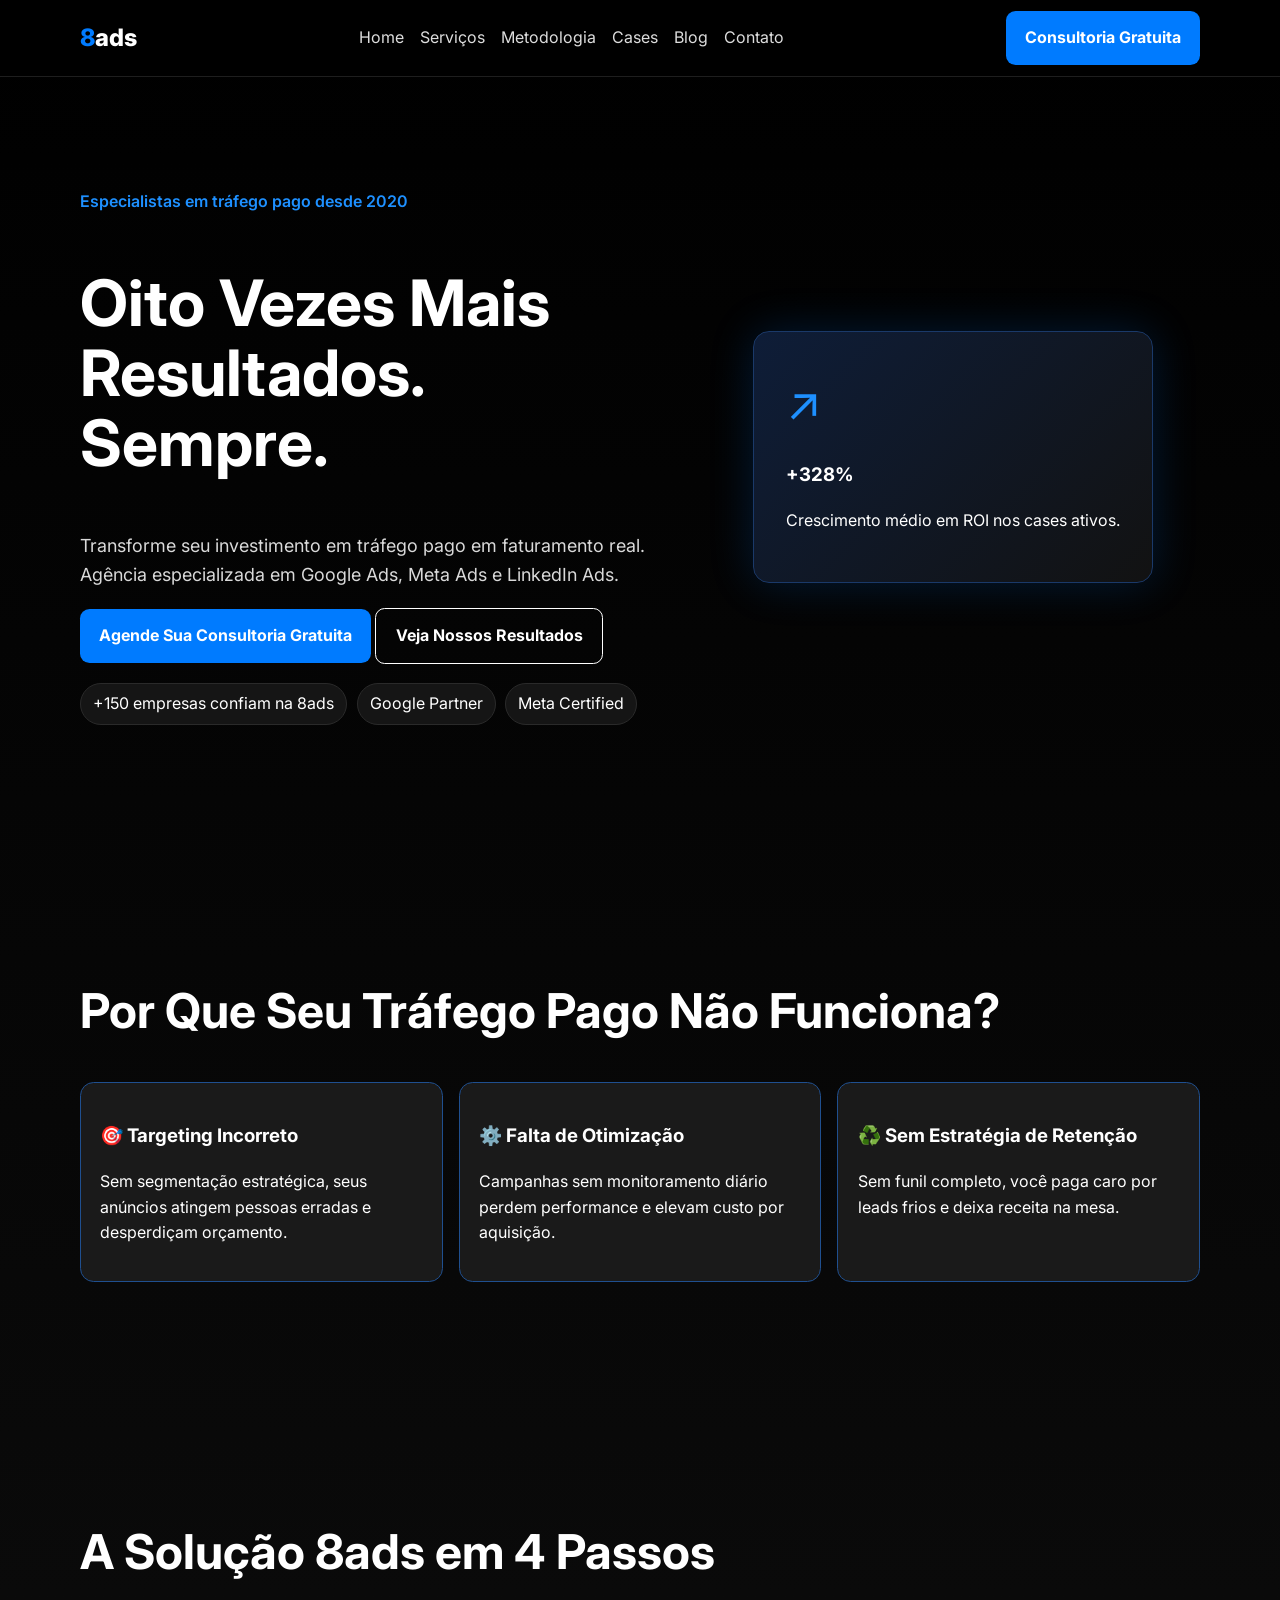
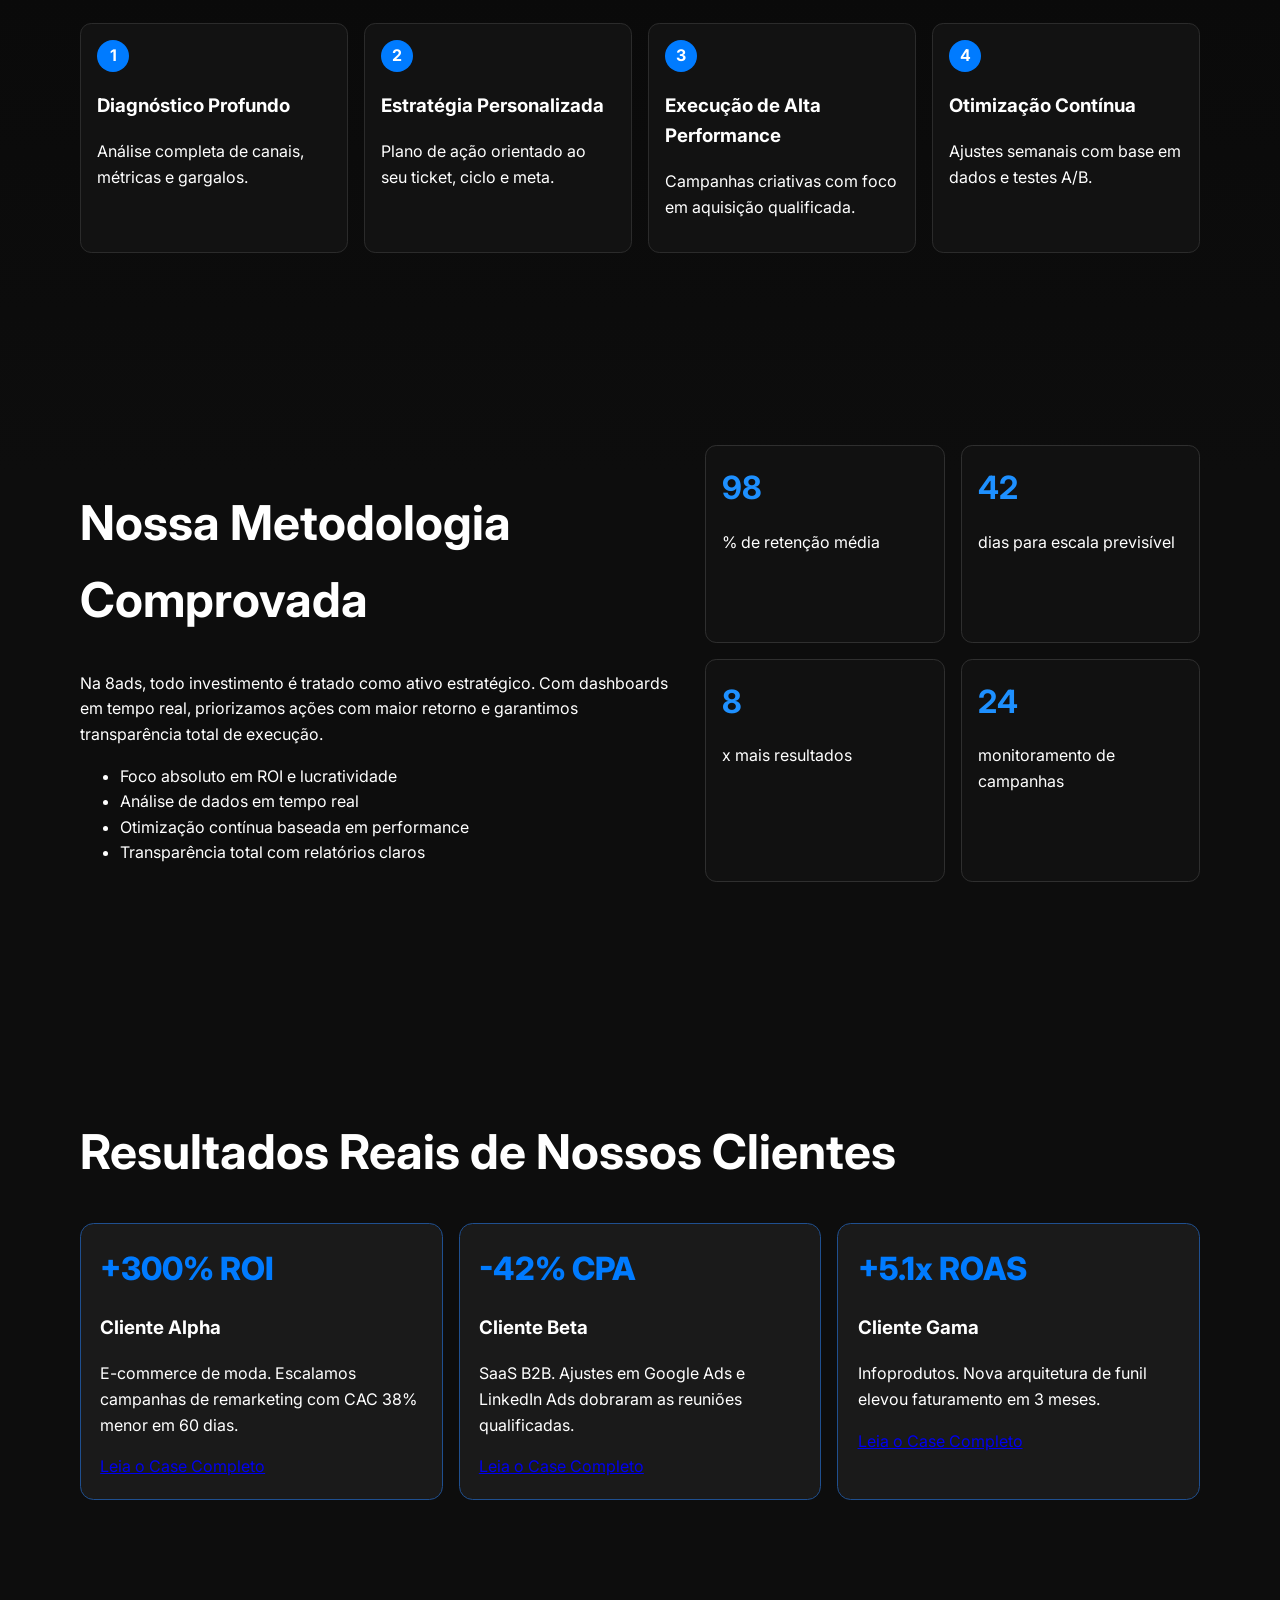
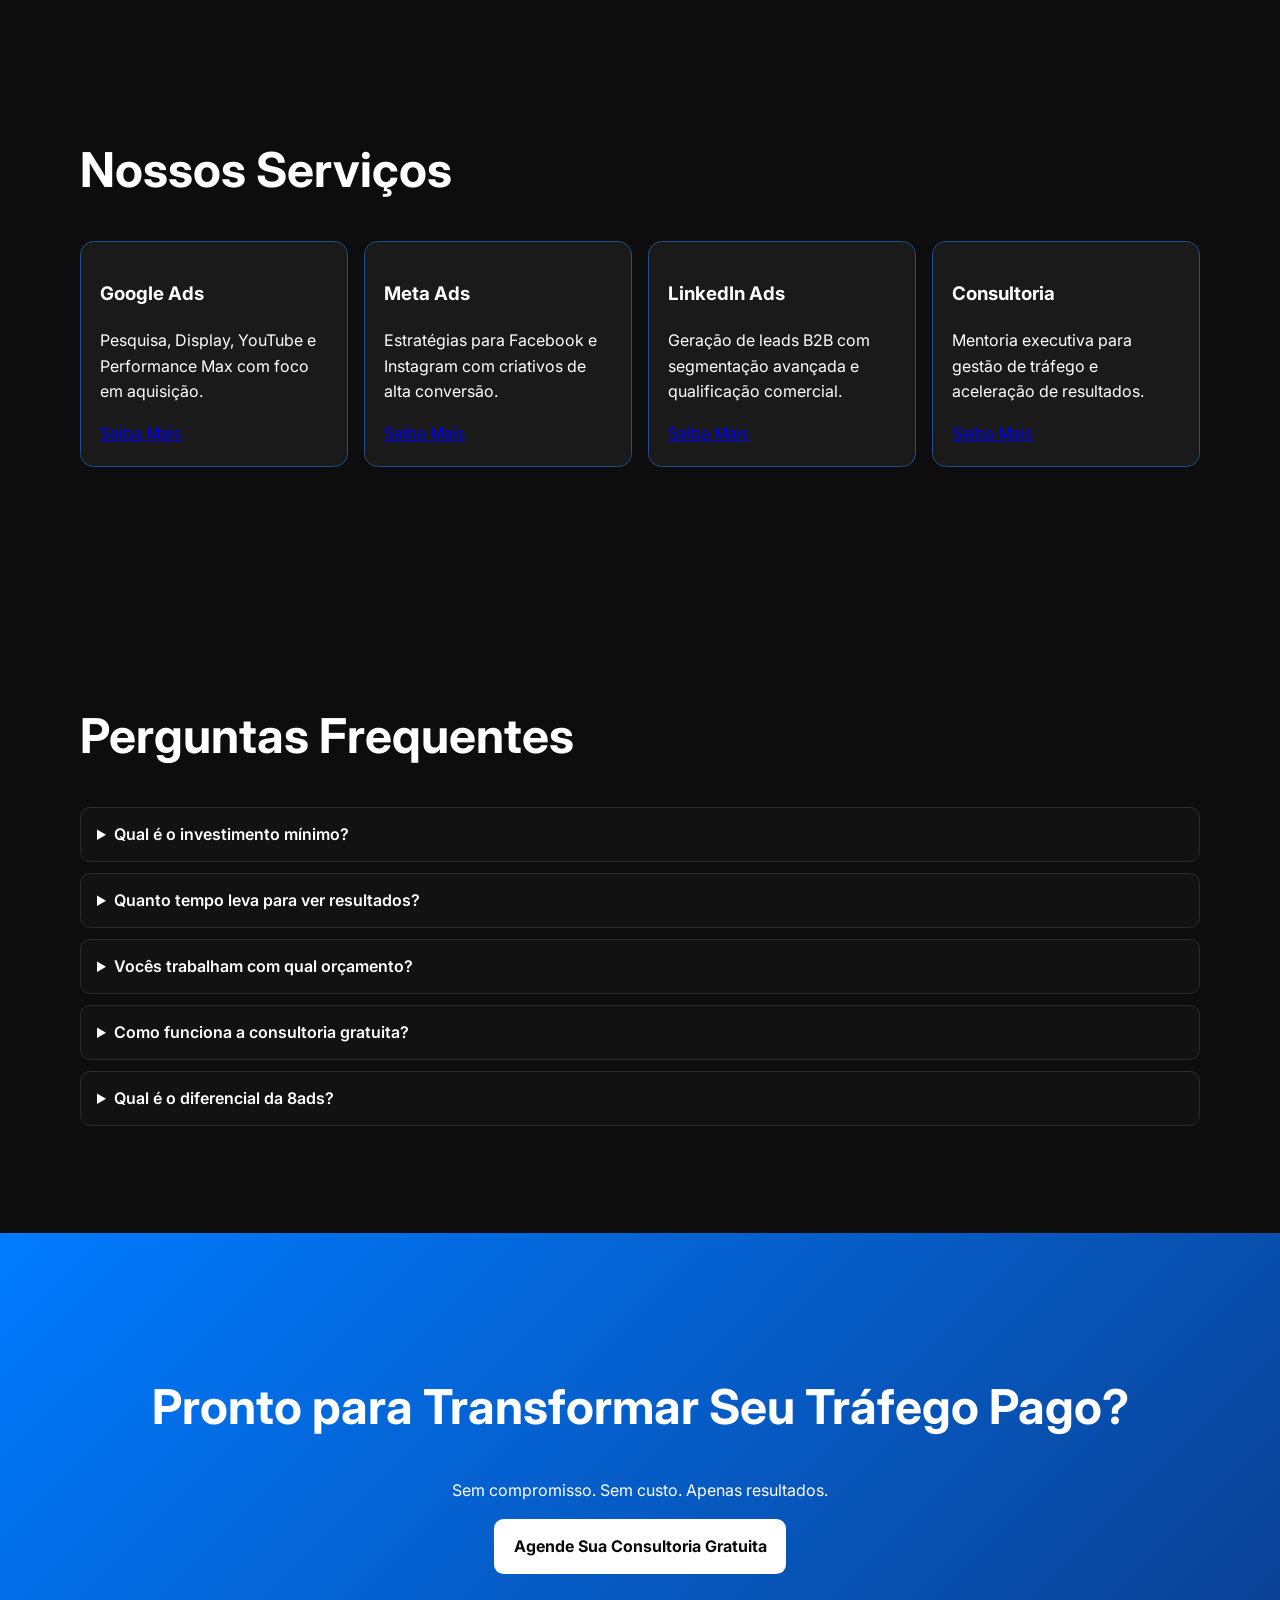
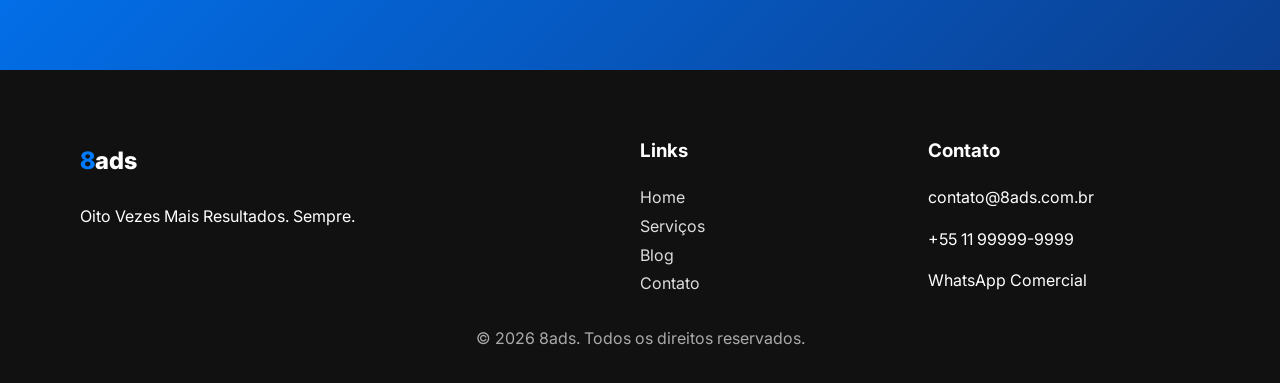
<file: index.html>
<!doctype html>
<html lang="pt-BR">
  <head>
    <meta charset="UTF-8" />
    <meta name="viewport" content="width=device-width, initial-scale=1.0" />
    <title>8ads | Oito Vezes Mais Resultados. Sempre.</title>
    <meta name="description" content="Agência de tráfego pago 8ads. Transforme investimento em faturamento com Google Ads, Meta Ads e LinkedIn Ads." />
    <meta name="keywords" content="tráfego pago, google ads, meta ads, linkedin ads, agência performance" />
    <meta property="og:title" content="8ads | Oito Vezes Mais Resultados. Sempre." />
    <meta property="og:description" content="Especialistas em tráfego pago de alta performance." />
    <meta property="og:type" content="website" />
    <meta property="og:url" content="https://8ads.com.br" />
    <meta name="theme-color" content="#000000" />
    <link rel="preconnect" href="https://fonts.googleapis.com" />
    <link rel="preconnect" href="https://fonts.gstatic.com" crossorigin />
    <link href="https://fonts.googleapis.com/css2?family=Inter:wght@400;500;600;700;800&display=swap" rel="stylesheet" />
    <link rel="stylesheet" href="styles.css" />
    <script defer src="script.js"></script>
    <script type="application/ld+json">
      {
        "@context": "https://schema.org",
        "@type": "Organization",
        "name": "8ads",
        "url": "https://8ads.com.br",
        "slogan": "Oito Vezes Mais Resultados. Sempre.",
        "email": "contato@8ads.com.br",
        "sameAs": ["https://www.linkedin.com", "https://www.instagram.com", "https://www.facebook.com"]
      }
    </script>
  </head>
  <body>
    <a class="skip-link" href="#main">Pular para o conteúdo principal</a>
    <header class="site-header" id="home">
      <div class="container nav-wrap">
        <a href="#home" class="logo" aria-label="8ads home"><span>8</span>ads</a>
        <button class="menu-toggle" aria-expanded="false" aria-controls="site-menu" aria-label="Abrir menu">☰</button>
        <nav id="site-menu" class="site-nav" aria-label="Navegação principal">
          <a href="#home">Home</a>
          <a href="#servicos">Serviços</a>
          <a href="#metodologia">Metodologia</a>
          <a href="#cases">Cases</a>
          <a href="blog.html">Blog</a>
          <a href="contato.html">Contato</a>
        </nav>
        <a class="btn btn-primary btn-nav" href="contato.html">Consultoria Gratuita</a>
      </div>
    </header>

    <main id="main">
      <section class="hero section">
        <div class="container hero-grid">
          <div>
            <p class="eyebrow">Especialistas em tráfego pago desde 2020</p>
            <h1>Oito Vezes Mais Resultados. Sempre.</h1>
            <p class="lead">Transforme seu investimento em tráfego pago em faturamento real. Agência especializada em Google Ads, Meta Ads e LinkedIn Ads.</p>
            <div class="cta-row">
              <a class="btn btn-primary" href="contato.html">Agende Sua Consultoria Gratuita</a>
              <a class="btn btn-outline" href="#cases">Veja Nossos Resultados</a>
            </div>
            <ul class="trust-pills">
              <li>+150 empresas confiam na 8ads</li>
              <li>Google Partner</li>
              <li>Meta Certified</li>
            </ul>
          </div>
          <div class="hero-visual" aria-hidden="true">
            <div class="chart-card">
              <div class="arrow">↗</div>
              <h3>+328%</h3>
              <p>Crescimento médio em ROI nos cases ativos.</p>
            </div>
          </div>
        </div>
      </section>

      <section class="section" id="problemas">
        <div class="container">
          <h2>Por Que Seu Tráfego Pago Não Funciona?</h2>
          <div class="cards three">
            <article class="card">
              <h3>🎯 Targeting Incorreto</h3>
              <p>Sem segmentação estratégica, seus anúncios atingem pessoas erradas e desperdiçam orçamento.</p>
            </article>
            <article class="card">
              <h3>⚙️ Falta de Otimização</h3>
              <p>Campanhas sem monitoramento diário perdem performance e elevam custo por aquisição.</p>
            </article>
            <article class="card">
              <h3>♻️ Sem Estratégia de Retenção</h3>
              <p>Sem funil completo, você paga caro por leads frios e deixa receita na mesa.</p>
            </article>
          </div>
        </div>
      </section>

      <section class="section" id="solucao">
        <div class="container">
          <h2>A Solução 8ads em 4 Passos</h2>
          <div class="timeline">
            <div><span>1</span><h3>Diagnóstico Profundo</h3><p>Análise completa de canais, métricas e gargalos.</p></div>
            <div><span>2</span><h3>Estratégia Personalizada</h3><p>Plano de ação orientado ao seu ticket, ciclo e meta.</p></div>
            <div><span>3</span><h3>Execução de Alta Performance</h3><p>Campanhas criativas com foco em aquisição qualificada.</p></div>
            <div><span>4</span><h3>Otimização Contínua</h3><p>Ajustes semanais com base em dados e testes A/B.</p></div>
          </div>
        </div>
      </section>

      <section class="section" id="metodologia">
        <div class="container split">
          <div>
            <h2>Nossa Metodologia Comprovada</h2>
            <p>Na 8ads, todo investimento é tratado como ativo estratégico. Com dashboards em tempo real, priorizamos ações com maior retorno e garantimos transparência total de execução.</p>
            <ul>
              <li>Foco absoluto em ROI e lucratividade</li>
              <li>Análise de dados em tempo real</li>
              <li>Otimização contínua baseada em performance</li>
              <li>Transparência total com relatórios claros</li>
            </ul>
          </div>
          <div class="metric-grid" aria-label="Métricas principais">
            <div><strong data-counter="98">0</strong><p>% de retenção média</p></div>
            <div><strong data-counter="42">0</strong><p>dias para escala previsível</p></div>
            <div><strong data-counter="8">0</strong><p>x mais resultados</p></div>
            <div><strong data-counter="24">0</strong><p>monitoramento de campanhas</p></div>
          </div>
        </div>
      </section>

      <section class="section" id="cases">
        <div class="container">
          <h2>Resultados Reais de Nossos Clientes</h2>
          <div class="cards three">
            <article class="card case">
              <p class="big">+300% ROI</p><h3>Cliente Alpha</h3><p>E-commerce de moda. Escalamos campanhas de remarketing com CAC 38% menor em 60 dias.</p><a href="contato.html">Leia o Case Completo</a>
            </article>
            <article class="card case">
              <p class="big">-42% CPA</p><h3>Cliente Beta</h3><p>SaaS B2B. Ajustes em Google Ads e LinkedIn Ads dobraram as reuniões qualificadas.</p><a href="contato.html">Leia o Case Completo</a>
            </article>
            <article class="card case">
              <p class="big">+5.1x ROAS</p><h3>Cliente Gama</h3><p>Infoprodutos. Nova arquitetura de funil elevou faturamento em 3 meses.</p><a href="contato.html">Leia o Case Completo</a>
            </article>
          </div>
        </div>
      </section>

      <section class="section" id="servicos">
        <div class="container">
          <h2>Nossos Serviços</h2>
          <div class="cards four">
            <article class="card service"><h3>Google Ads</h3><p>Pesquisa, Display, YouTube e Performance Max com foco em aquisição.</p><a href="contato.html">Saiba Mais</a></article>
            <article class="card service"><h3>Meta Ads</h3><p>Estratégias para Facebook e Instagram com criativos de alta conversão.</p><a href="contato.html">Saiba Mais</a></article>
            <article class="card service"><h3>LinkedIn Ads</h3><p>Geração de leads B2B com segmentação avançada e qualificação comercial.</p><a href="contato.html">Saiba Mais</a></article>
            <article class="card service"><h3>Consultoria</h3><p>Mentoria executiva para gestão de tráfego e aceleração de resultados.</p><a href="contato.html">Saiba Mais</a></article>
          </div>
        </div>
      </section>

      <section class="section faq">
        <div class="container">
          <h2>Perguntas Frequentes</h2>
          <div class="accordion">
            <details><summary>Qual é o investimento mínimo?</summary><p>Atendemos operações a partir de R$ 3.000/mês em mídia para garantir dados suficientes para otimização.</p></details>
            <details><summary>Quanto tempo leva para ver resultados?</summary><p>Os primeiros ganhos aparecem entre 15 e 30 dias; escala consistente normalmente entre 45 e 90 dias.</p></details>
            <details><summary>Vocês trabalham com qual orçamento?</summary><p>Temos planos para PMEs e operações maiores, sempre com escopo proporcional à meta de faturamento.</p></details>
            <details><summary>Como funciona a consultoria gratuita?</summary><p>Fazemos diagnóstico de 30 minutos, identificamos oportunidades e entregamos um plano inicial de ação.</p></details>
            <details><summary>Qual é o diferencial da 8ads?</summary><p>Time sênior, foco em lucro e metodologia orientada a dados com transparência total.</p></details>
          </div>
        </div>
      </section>

      <section class="section final-cta">
        <div class="container">
          <h2>Pronto para Transformar Seu Tráfego Pago?</h2>
          <p>Sem compromisso. Sem custo. Apenas resultados.</p>
          <a class="btn btn-light" href="contato.html">Agende Sua Consultoria Gratuita</a>
        </div>
      </section>
    </main>

    <footer class="site-footer">
      <div class="container footer-grid">
        <div>
          <p class="logo"><span>8</span>ads</p>
          <p>Oito Vezes Mais Resultados. Sempre.</p>
        </div>
        <div>
          <h3>Links</h3>
          <a href="#home">Home</a><a href="#servicos">Serviços</a><a href="blog.html">Blog</a><a href="contato.html">Contato</a>
        </div>
        <div>
          <h3>Contato</h3>
          <p>contato@8ads.com.br</p>
          <p>+55 11 99999-9999</p>
          <p>WhatsApp Comercial</p>
        </div>
      </div>
      <p class="copyright">© 2026 8ads. Todos os direitos reservados.</p>
    </footer>
  </body>
</html>
</file>
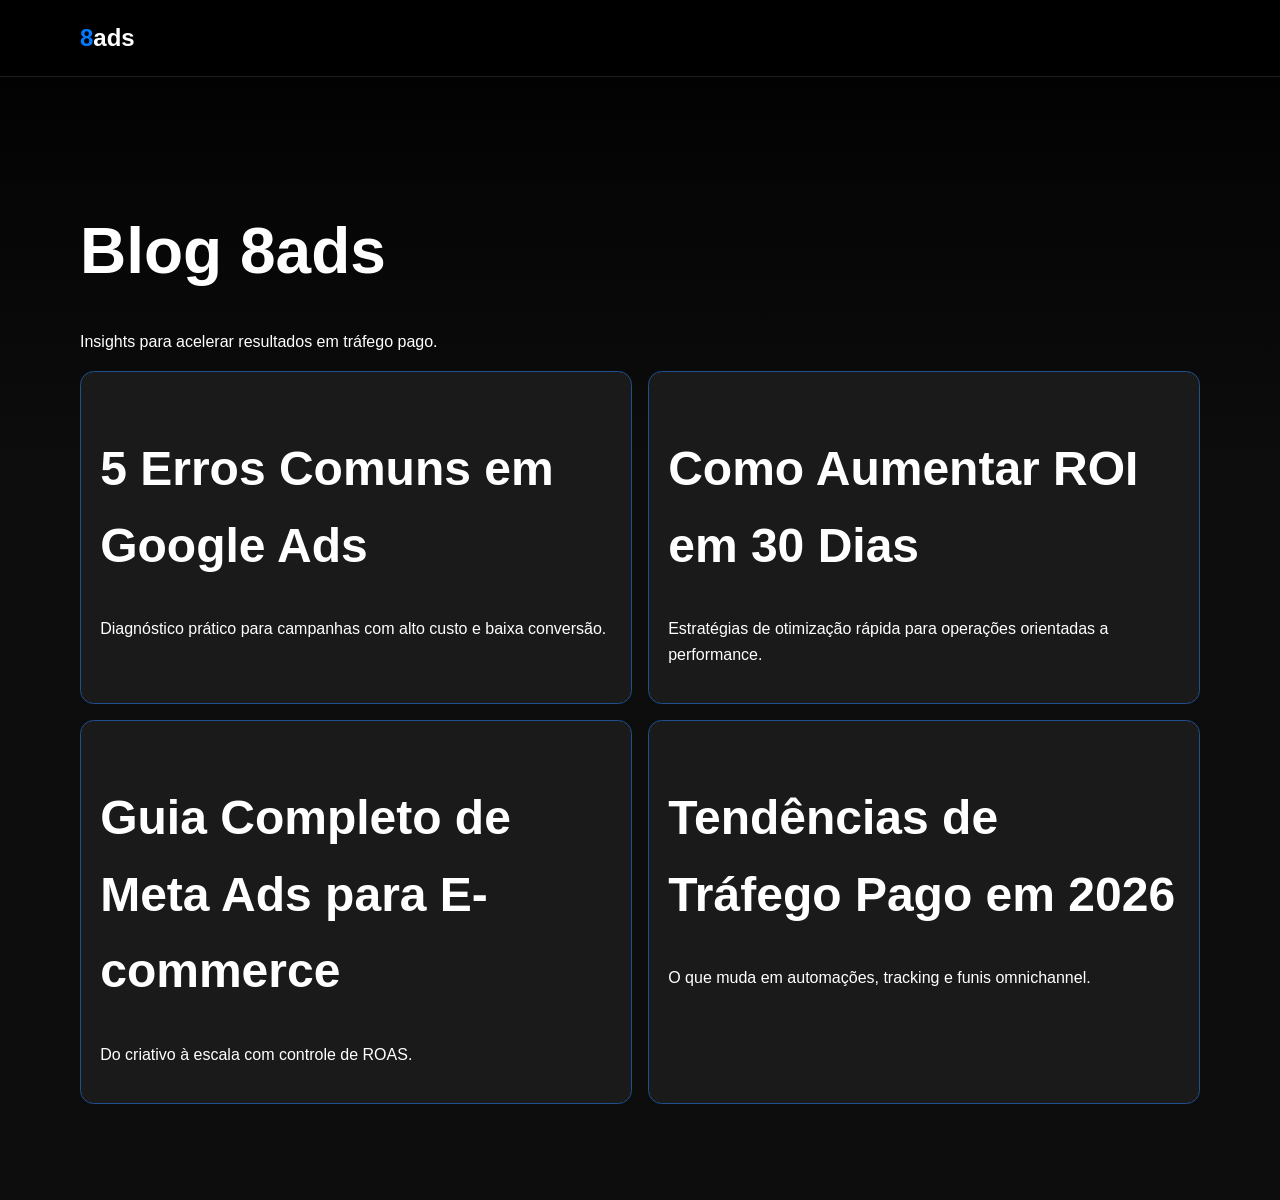
<file: blog.html>
<!doctype html>
<html lang="pt-BR">
  <head>
    <meta charset="UTF-8" />
    <meta name="viewport" content="width=device-width, initial-scale=1.0" />
    <title>Blog | 8ads</title>
    <meta name="description" content="Conteúdos sobre tráfego pago e performance digital." />
    <link rel="stylesheet" href="styles.css" />
  </head>
  <body>
    <header class="site-header"><div class="container nav-wrap"><a href="index.html" class="logo"><span>8</span>ads</a></div></header>
    <main class="section">
      <div class="container">
        <h1>Blog 8ads</h1>
        <p>Insights para acelerar resultados em tráfego pago.</p>
        <div class="cards two">
          <article class="card"><h2>5 Erros Comuns em Google Ads</h2><p>Diagnóstico prático para campanhas com alto custo e baixa conversão.</p></article>
          <article class="card"><h2>Como Aumentar ROI em 30 Dias</h2><p>Estratégias de otimização rápida para operações orientadas a performance.</p></article>
          <article class="card"><h2>Guia Completo de Meta Ads para E-commerce</h2><p>Do criativo à escala com controle de ROAS.</p></article>
          <article class="card"><h2>Tendências de Tráfego Pago em 2026</h2><p>O que muda em automações, tracking e funis omnichannel.</p></article>
        </div>
      </div>
    </main>
  </body>
</html>
</file>
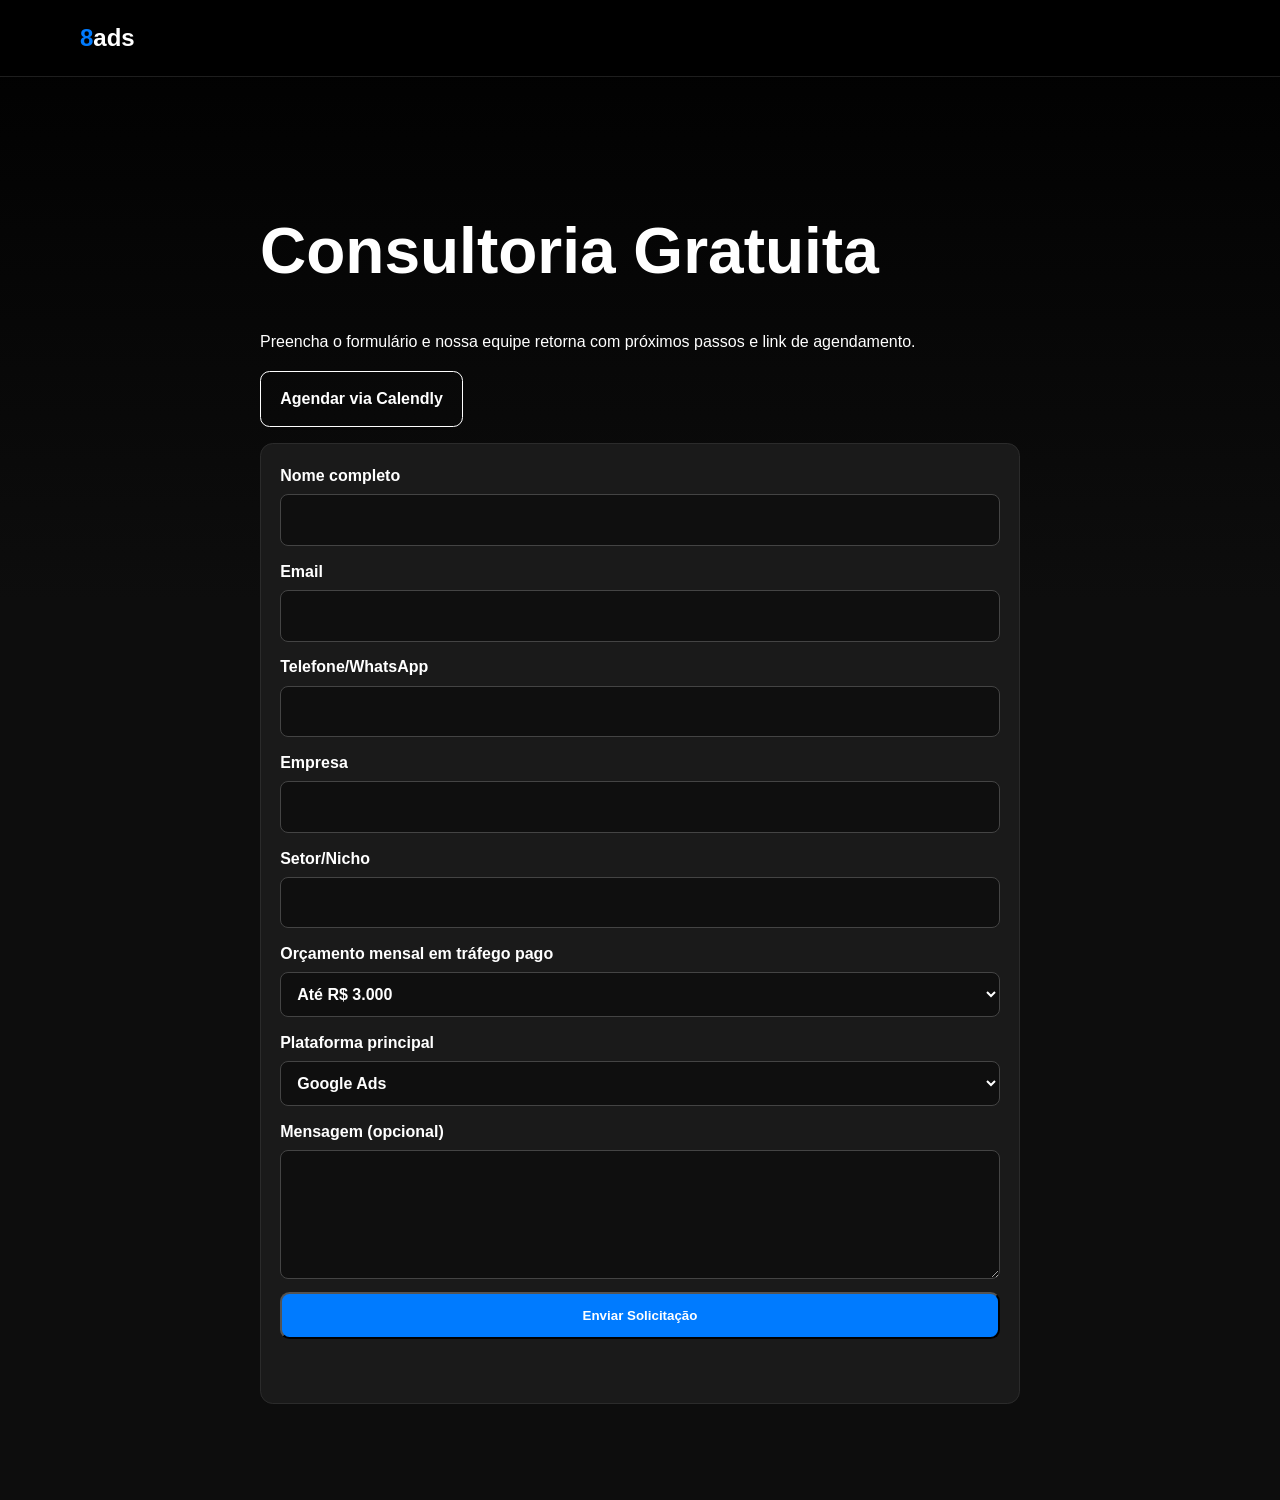
<file: contato.html>
<!doctype html>
<html lang="pt-BR">
  <head>
    <meta charset="UTF-8" />
    <meta name="viewport" content="width=device-width, initial-scale=1.0" />
    <title>Consultoria Gratuita | 8ads</title>
    <meta name="description" content="Solicite sua consultoria gratuita com a 8ads." />
    <link rel="stylesheet" href="styles.css" />
    <script defer src="script.js"></script>
  </head>
  <body>
    <header class="site-header"><div class="container nav-wrap"><a href="index.html" class="logo"><span>8</span>ads</a></div></header>
    <main class="section">
      <div class="container form-wrap">
        <h1>Consultoria Gratuita</h1>
        <p>Preencha o formulário e nossa equipe retorna com próximos passos e link de agendamento.</p>
        <p><a class="btn btn-outline" href="https://calendly.com" target="_blank" rel="noopener">Agendar via Calendly</a></p>
        <form class="lead-form" id="lead-form">
          <label>Nome completo<input required name="nome" /></label>
          <label>Email<input required type="email" name="email" /></label>
          <label>Telefone/WhatsApp<input required name="telefone" /></label>
          <label>Empresa<input required name="empresa" /></label>
          <label>Setor/Nicho<input required name="setor" /></label>
          <label>Orçamento mensal em tráfego pago<select name="orcamento"><option>Até R$ 3.000</option><option>R$ 3.000 a R$ 10.000</option><option>R$ 10.000+</option></select></label>
          <label>Plataforma principal<select name="plataforma"><option>Google Ads</option><option>Meta Ads</option><option>LinkedIn Ads</option></select></label>
          <label>Mensagem (opcional)<textarea name="mensagem" rows="4"></textarea></label>
          <button class="btn btn-primary" type="submit">Enviar Solicitação</button>
          <p id="form-response" role="status" aria-live="polite"></p>
        </form>
      </div>
    </main>
  </body>
</html>
</file>
<file: styles.css>
:root {
  --primary: #007bff;
  --accent: #1e90ff;
  --bg: #000;
  --bg-soft: #0d0d0d;
  --card: #1a1a1a;
  --text: #fff;
}
* { box-sizing: border-box; }
body {
  margin: 0;
  font-family: 'Inter', sans-serif;
  background: linear-gradient(180deg, #000, #0d0d0d 40%);
  color: var(--text);
  line-height: 1.6;
}
.skip-link{position:absolute;left:-9999px}.skip-link:focus{left:1rem;top:1rem;background:#fff;color:#000;padding:.5rem}
.container { width: min(1120px, 92%); margin: 0 auto; }
.section { padding: 6rem 0; }
h1 { font-size: clamp(2.25rem, 5vw, 4rem); line-height: 1.1; }
h2 { font-size: clamp(1.8rem, 4vw, 3rem); margin-bottom: 2rem; }
.lead { font-size: 1.125rem; max-width: 62ch; color: #d9d9d9; }
.site-header { position: sticky; top: 0; z-index: 10; background: rgba(0,0,0,.8); backdrop-filter: blur(8px); border-bottom: 1px solid #1e1e1e; }
.nav-wrap { min-height: 76px; display: flex; align-items: center; justify-content: space-between; gap: 1rem; }
.logo { text-decoration:none;color:#fff;font-size:1.5rem;font-weight:800; }
.logo span { color: var(--primary); }
.site-nav { display:flex; gap:1rem; }
.site-nav a,.site-footer a { color:#ddd; text-decoration:none; }
.site-nav a:hover,.site-footer a:hover { color: var(--accent); }
.menu-toggle{display:none;background:none;border:1px solid #333;color:#fff;padding:.5rem;border-radius:.5rem}
.btn { display:inline-block; padding: .9rem 1.2rem; min-height: 44px; border-radius: .6rem; font-weight:700; text-decoration:none; transition:.3s ease; }
.btn-primary { background: var(--primary); color: #fff; }
.btn-primary:hover { background: var(--accent); transform: translateY(-2px); }
.btn-outline { border: 1px solid #fff; color: #fff; }
.btn-outline:hover { border-color: var(--accent); color: var(--accent); }
.btn-light { background:#fff; color:#0a0a0a; }
.hero-grid { display:grid; grid-template-columns: 1.2fr 1fr; gap:2rem; align-items:center; }
.eyebrow { color: var(--accent); font-weight:600; }
.hero-visual{display:grid;place-items:center}
.chart-card{background:linear-gradient(135deg,#0e1d38,#121212);border:1px solid #1a3969;padding:2rem;border-radius:1rem;box-shadow:0 0 45px rgba(0,123,255,.2)}
.arrow { font-size: 3rem; color: var(--accent); animation: float 2s ease-in-out infinite; }
@keyframes float { 50% { transform: translateY(-8px); } }
.trust-pills{display:flex;flex-wrap:wrap;gap:.6rem;padding:0;list-style:none;margin-top:1.2rem}
.trust-pills li{background:#151515;border:1px solid #2a2a2a;padding:.45rem .75rem;border-radius:999px}
.cards { display:grid; gap:1rem; }
.cards.three{grid-template-columns:repeat(3,1fr)}
.cards.four{grid-template-columns:repeat(4,1fr)}
.cards.two{grid-template-columns:repeat(2,1fr)}
.card { background: var(--card); border:1px solid #1f4f8f; border-radius:.85rem; padding:1.2rem; transition:.35s ease; }
.service:hover,.card:hover{transform:translateY(-4px);border-color:var(--accent)}
.timeline{display:grid;grid-template-columns:repeat(4,1fr);gap:1rem}
.timeline div{background:#121212;border:1px solid #2b2b2b;padding:1rem;border-radius:.7rem}
.timeline span{display:inline-grid;place-items:center;width:2rem;height:2rem;border-radius:50%;background:var(--primary);font-weight:700}
.split{display:grid;grid-template-columns:1.2fr 1fr;gap:2rem}
.metric-grid{display:grid;grid-template-columns:repeat(2,1fr);gap:1rem}
.metric-grid div{background:#111;border:1px solid #2f2f2f;padding:1rem;border-radius:.7rem}
.metric-grid strong{font-size:2rem;color:var(--accent)}
.case .big{font-size:2rem;color:var(--primary);font-weight:800;margin:0}
.faq details{background:#121212;border:1px solid #2b2b2b;border-radius:.6rem;padding:.85rem 1rem;margin-bottom:.7rem}
.faq summary{cursor:pointer;font-weight:600}
.final-cta{background:linear-gradient(135deg,#007bff,#0b3f91);text-align:center}
.site-footer{background:#111;padding:3rem 0 1rem}
.footer-grid{display:grid;grid-template-columns:2fr 1fr 1fr;gap:1rem}
.footer-grid a{display:block;margin:.2rem 0}
.copyright{text-align:center;color:#aaa}
.form-wrap{max-width:760px}
.lead-form{display:grid;gap:.8rem;background:#1a1a1a;border:1px solid #2b2b2b;padding:1.2rem;border-radius:.8rem}
label{display:grid;gap:.35rem;font-weight:600}
input,select,textarea{background:#0f0f0f;color:#fff;border:1px solid #444;padding:.75rem;border-radius:.5rem;font:inherit}
input:focus,select:focus,textarea:focus{outline:none;border-color:var(--primary)}
@media (max-width: 960px){
  .cards.four,.timeline{grid-template-columns:repeat(2,1fr)}
  .hero-grid,.split,.footer-grid{grid-template-columns:1fr}
}
@media (max-width: 700px){
  .site-nav{position:absolute;top:76px;left:0;right:0;background:#070707;border-bottom:1px solid #222;display:none;flex-direction:column;padding:1rem}
  .site-nav.open{display:flex}
  .menu-toggle{display:block}
  .btn-nav{display:none}
  .cards.three,.cards.two,.cards.four,.metric-grid,.timeline{grid-template-columns:1fr}
}
.reveal{opacity:0;transform:translateY(16px);transition:.5s ease}
.reveal.in{opacity:1;transform:none}
</file>
